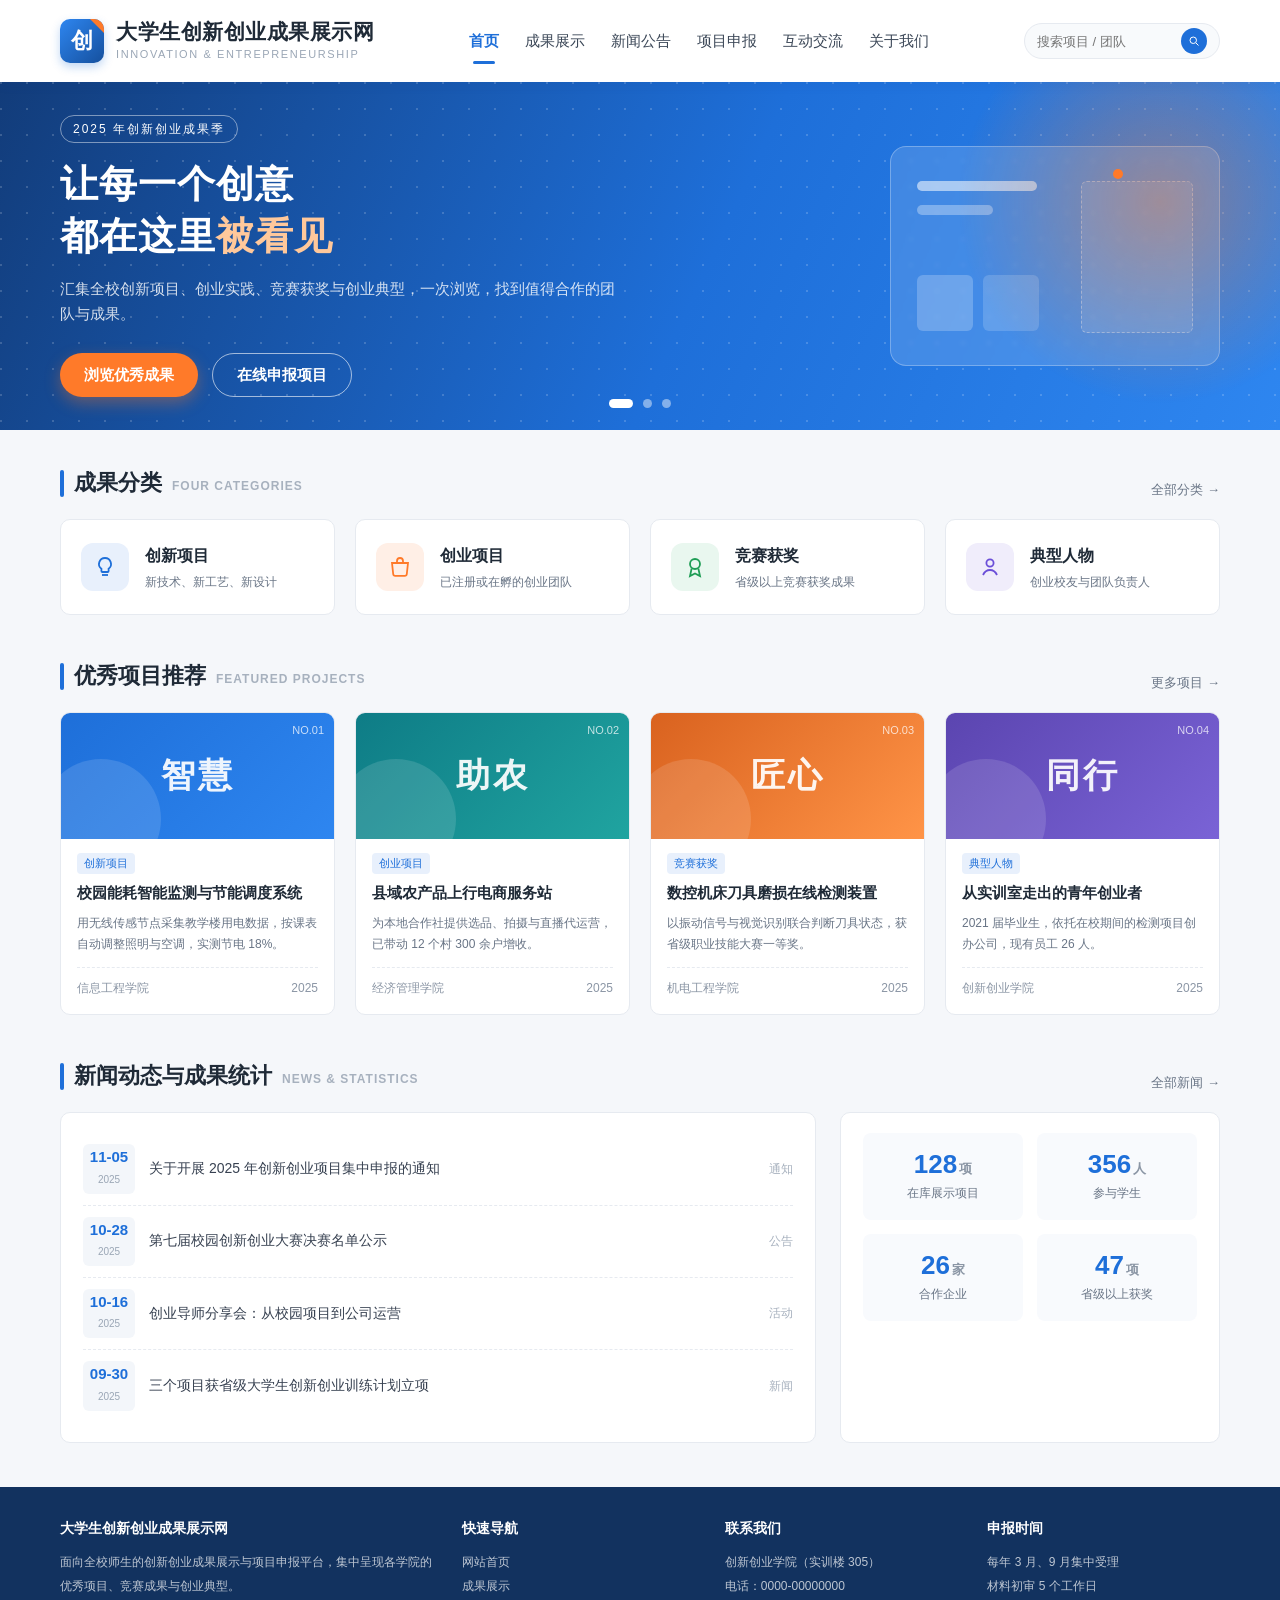
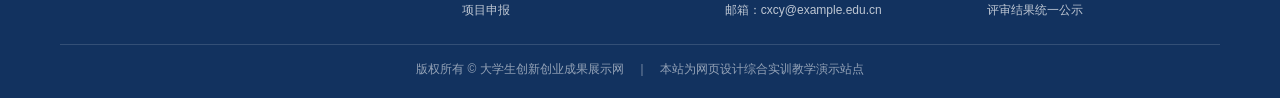
<file: index.html>
<!DOCTYPE html>
<html lang="zh-CN">
<head>
<meta charset="utf-8">
<meta name="viewport" content="width=device-width, initial-scale=1">
<title>大学生创新创业成果展示网 - 首页</title>
<link rel="stylesheet" href="css/style.css">
</head>
<body>

<header class="site-header">
  <div class="wrap header-inner">
    <a class="brand" href="index.html">
      <div class="logo"><span>创</span></div>
      <div class="brand-txt">
        <h1>大学生创新创业成果展示网</h1>
        <p>Innovation &amp; Entrepreneurship</p>
      </div>
    </a>
    <nav class="nav">
      <a href="index.html" class="active">首页</a>
      <a href="list.html" class="">成果展示</a>
      <a href="list.html#news" class="">新闻公告</a>
      <a href="apply.html" class="">项目申报</a>
      <a href="index.html#contact" class="">互动交流</a>
      <a href="index.html#about" class="">关于我们</a>
    </nav>
    <div class="search">
      <input type="text" placeholder="搜索项目 / 团队">
      <div class="search-btn">
        <svg width="12" height="12" viewBox="0 0 24 24" fill="none"><circle cx="10.5" cy="10.5" r="6.5" stroke="#fff" stroke-width="2"/><path d="M16 16l5 5" stroke="#fff" stroke-width="2"/></svg>
      </div>
    </div>
  </div>
</header>

<section class="banner">
  <div class="slides">
    <div class="slide on">
      <div class="slide-body">
        <div class="slide-txt">
          <span class="tag">2025 年创新创业成果季</span>
          <h2>让每一个创意<br>都在这里<em>被看见</em></h2>
          <p>汇集全校创新项目、创业实践、竞赛获奖与创业典型，一次浏览，找到值得合作的团队与成果。</p>
          <div class="slide-acts">
            <a class="btn btn-main" href="list.html">浏览优秀成果</a>
            <a class="btn btn-ghost" href="apply.html">在线申报项目</a>
          </div>
        </div>
        <div class="slide-art">
          <span class="bar art-1"></span><span class="bar art-2"></span>
          <span class="bar art-3"></span><span class="bar art-4"></span>
          <span class="bar art-5"></span><span class="art-dot dot-a"></span>
        </div>
      </div>
    </div>
    <div class="slide">
      <div class="slide-body">
        <div class="slide-txt">
          <span class="tag">竞赛获奖</span>
          <h2>以赛促学，<br>把课堂作品做成<em>真实成果</em></h2>
          <p>本年度共 47 个项目在省级以上竞赛获奖，覆盖软件开发、智能制造、社会服务等方向。</p>
          <div class="slide-acts"><a class="btn btn-main" href="list.html">查看获奖项目</a></div>
        </div>
        <div class="slide-art">
          <span class="bar art-1"></span><span class="bar art-2"></span>
          <span class="bar art-3"></span><span class="bar art-4"></span>
          <span class="bar art-5"></span><span class="art-dot dot-a"></span>
        </div>
      </div>
    </div>
    <div class="slide">
      <div class="slide-body">
        <div class="slide-txt">
          <span class="tag">项目申报</span>
          <h2>带上团队与方案，<br>开始你的<em>第一次创业</em></h2>
          <p>申报通道全年开放，集中受理期为每年 3 月与 9 月，通过初审即可获得导师与场地支持。</p>
          <div class="slide-acts"><a class="btn btn-main" href="apply.html">了解申报要求</a></div>
        </div>
        <div class="slide-art">
          <span class="bar art-1"></span><span class="bar art-2"></span>
          <span class="bar art-3"></span><span class="bar art-4"></span>
          <span class="bar art-5"></span><span class="art-dot dot-a"></span>
        </div>
      </div>
    </div>
  </div>
  <div class="dots"><i class="on"></i><i></i><i></i></div>
</section>

<main class="wrap">
  <section class="sec">
    <div class="sec-head">
      <h3>成果分类<span class="sub">FOUR CATEGORIES</span></h3>
      <a class="more" href="list.html">全部分类 →</a>
    </div>
    <div class="cats">
      <a class="cat" href="list.html">
        <div class="cat-ico c1"><svg width="24" height="24" viewBox="0 0 24 24" fill="none"><path d="M12 3a6 6 0 0 1 3.6 10.8V16a1 1 0 0 1-1 1H9.4a1 1 0 0 1-1-1v-2.2A6 6 0 0 1 12 3Z" stroke="#1E6FD9" stroke-width="1.8"/><path d="M9 20h6" stroke="#1E6FD9" stroke-width="1.8"/></svg></div>
        <div><h4>创新项目</h4><p>新技术、新工艺、新设计</p></div>
      </a>
      <a class="cat" href="list.html">
        <div class="cat-ico c2"><svg width="24" height="24" viewBox="0 0 24 24" fill="none"><path d="M4 8h16l-1.2 11a2 2 0 0 1-2 1.8H7.2a2 2 0 0 1-2-1.8L4 8Z" stroke="#FF7A29" stroke-width="1.8"/><path d="M9 8V6a3 3 0 0 1 6 0v2" stroke="#FF7A29" stroke-width="1.8"/></svg></div>
        <div><h4>创业项目</h4><p>已注册或在孵的创业团队</p></div>
      </a>
      <a class="cat" href="list.html">
        <div class="cat-ico c3"><svg width="24" height="24" viewBox="0 0 24 24" fill="none"><circle cx="12" cy="9" r="5" stroke="#1F9D55" stroke-width="1.8"/><path d="M8.6 13.6 7 21l5-2.6L17 21l-1.6-7.4" stroke="#1F9D55" stroke-width="1.8"/></svg></div>
        <div><h4>竞赛获奖</h4><p>省级以上竞赛获奖成果</p></div>
      </a>
      <a class="cat" href="list.html">
        <div class="cat-ico c4"><svg width="24" height="24" viewBox="0 0 24 24" fill="none"><circle cx="12" cy="8" r="3.6" stroke="#6B4FD8" stroke-width="1.8"/><path d="M5 20c1.6-3.4 4-5 7-5s5.4 1.6 7 5" stroke="#6B4FD8" stroke-width="1.8"/></svg></div>
        <div><h4>典型人物</h4><p>创业校友与团队负责人</p></div>
      </a>
    </div>
  </section>

  <section class="sec" id="about">
    <div class="sec-head">
      <h3>优秀项目推荐<span class="sub">FEATURED PROJECTS</span></h3>
      <a class="more" href="list.html">更多项目 →</a>
    </div>
    <div class="cards">
      <a class="card" href="detail.html" data-kind="inno">
        <div class="cover g1"><b>智慧</b><span class="no">NO.01</span></div>
        <div class="card-body">
          <span class="kind">创新项目</span>
          <h4>校园能耗智能监测与节能调度系统</h4>
          <p>用无线传感节点采集教学楼用电数据，按课表自动调整照明与空调，实测节电 18%。</p>
          <div class="card-meta"><span>信息工程学院</span><span>2025</span></div>
        </div>
      </a>
      <a class="card" href="detail.html" data-kind="biz">
        <div class="cover g2"><b>助农</b><span class="no">NO.02</span></div>
        <div class="card-body">
          <span class="kind">创业项目</span>
          <h4>县域农产品上行电商服务站</h4>
          <p>为本地合作社提供选品、拍摄与直播代运营，已带动 12 个村 300 余户增收。</p>
          <div class="card-meta"><span>经济管理学院</span><span>2025</span></div>
        </div>
      </a>
      <a class="card" href="detail.html" data-kind="award">
        <div class="cover g3"><b>匠心</b><span class="no">NO.03</span></div>
        <div class="card-body">
          <span class="kind">竞赛获奖</span>
          <h4>数控机床刀具磨损在线检测装置</h4>
          <p>以振动信号与视觉识别联合判断刀具状态，获省级职业技能大赛一等奖。</p>
          <div class="card-meta"><span>机电工程学院</span><span>2025</span></div>
        </div>
      </a>
      <a class="card" href="detail.html" data-kind="star">
        <div class="cover g4"><b>同行</b><span class="no">NO.04</span></div>
        <div class="card-body">
          <span class="kind">典型人物</span>
          <h4>从实训室走出的青年创业者</h4>
          <p>2021 届毕业生，依托在校期间的检测项目创办公司，现有员工 26 人。</p>
          <div class="card-meta"><span>创新创业学院</span><span>2025</span></div>
        </div>
      </a>
    </div>
  </section>

  <section class="sec">
    <div class="sec-head">
      <h3>新闻动态与成果统计<span class="sub">NEWS &amp; STATISTICS</span></h3>
      <a class="more" href="list.html#news">全部新闻 →</a>
    </div>
    <div class="two-col">
      <div class="panel">
        <ul class="news">
          <li><div class="date"><b>11-05</b><span>2025</span></div><a href="detail.html">关于开展 2025 年创新创业项目集中申报的通知</a><span class="t">通知</span></li>
          <li><div class="date"><b>10-28</b><span>2025</span></div><a href="detail.html">第七届校园创新创业大赛决赛名单公示</a><span class="t">公告</span></li>
          <li><div class="date"><b>10-16</b><span>2025</span></div><a href="detail.html">创业导师分享会：从校园项目到公司运营</a><span class="t">活动</span></li>
          <li><div class="date"><b>09-30</b><span>2025</span></div><a href="detail.html">三个项目获省级大学生创新创业训练计划立项</a><span class="t">新闻</span></li>
        </ul>
      </div>
      <div class="panel">
        <div class="stat-grid">
          <div class="stat"><b>128<i>项</i></b><span>在库展示项目</span></div>
          <div class="stat"><b>356<i>人</i></b><span>参与学生</span></div>
          <div class="stat"><b>26<i>家</i></b><span>合作企业</span></div>
          <div class="stat"><b>47<i>项</i></b><span>省级以上获奖</span></div>
        </div>
      </div>
    </div>
  </section>
</main>

<footer class="site-footer" id="contact">
  <div class="wrap">
    <div class="foot-top">
      <div>
        <h5>大学生创新创业成果展示网</h5>
        <p>面向全校师生的创新创业成果展示与项目申报平台，集中呈现各学院的优秀项目、竞赛成果与创业典型。</p>
      </div>
      <div>
        <h5>快速导航</h5>
        <ul>
          <li><a href="index.html">网站首页</a></li>
          <li><a href="list.html">成果展示</a></li>
          <li><a href="apply.html">项目申报</a></li>
        </ul>
      </div>
      <div>
        <h5>联系我们</h5>
        <ul>
          <li>创新创业学院（实训楼 305）</li>
          <li>电话：0000-00000000</li>
          <li>邮箱：cxcy@example.edu.cn</li>
        </ul>
      </div>
      <div>
        <h5>申报时间</h5>
        <ul>
          <li>每年 3 月、9 月集中受理</li>
          <li>材料初审 5 个工作日</li>
          <li>评审结果统一公示</li>
        </ul>
      </div>
    </div>
    <div class="copy">版权所有 © 大学生创新创业成果展示网　｜　本站为网页设计综合实训教学演示站点</div>
  </div>
</footer>
<script src="js/main.js"></script>
</body>
</html>
</file>
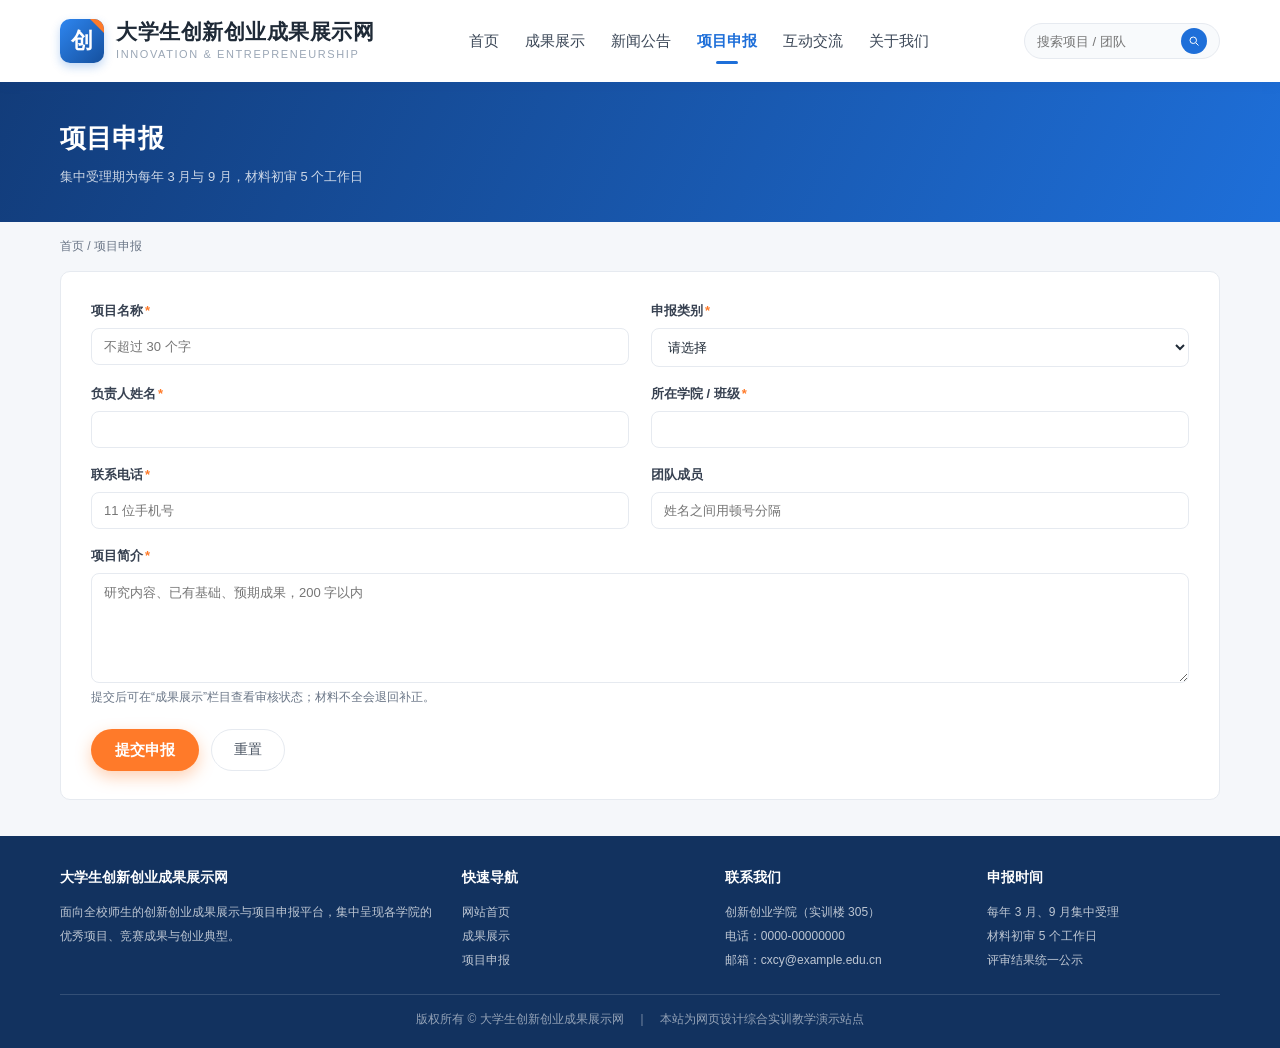
<file: apply.html>
<!DOCTYPE html>
<html lang="zh-CN">
<head>
<meta charset="utf-8">
<meta name="viewport" content="width=device-width, initial-scale=1">
<title>项目申报 - 大学生创新创业成果展示网</title>
<link rel="stylesheet" href="css/style.css">
</head>
<body>

<header class="site-header">
  <div class="wrap header-inner">
    <a class="brand" href="index.html">
      <div class="logo"><span>创</span></div>
      <div class="brand-txt">
        <h1>大学生创新创业成果展示网</h1>
        <p>Innovation &amp; Entrepreneurship</p>
      </div>
    </a>
    <nav class="nav">
      <a href="index.html" class="">首页</a>
      <a href="list.html" class="">成果展示</a>
      <a href="list.html#news" class="">新闻公告</a>
      <a href="apply.html" class="active">项目申报</a>
      <a href="index.html#contact" class="">互动交流</a>
      <a href="index.html#about" class="">关于我们</a>
    </nav>
    <div class="search">
      <input type="text" placeholder="搜索项目 / 团队">
      <div class="search-btn">
        <svg width="12" height="12" viewBox="0 0 24 24" fill="none"><circle cx="10.5" cy="10.5" r="6.5" stroke="#fff" stroke-width="2"/><path d="M16 16l5 5" stroke="#fff" stroke-width="2"/></svg>
      </div>
    </div>
  </div>
</header>

<section class="page-head">
  <div class="wrap">
    <h2>项目申报</h2>
    <p>集中受理期为每年 3 月与 9 月，材料初审 5 个工作日</p>
  </div>
</section>
<main class="wrap">
  <div class="crumb"><a href="index.html">首页</a> / 项目申报</div>
  <div class="panel" style="padding:28px 30px">
    <form id="applyForm">
      <div class="form-grid">
        <div class="field"><label>项目名称<i>*</i></label><input type="text" required data-label="项目名称" placeholder="不超过 30 个字"></div>
        <div class="field"><label>申报类别<i>*</i></label>
          <select required data-label="申报类别">
            <option value="">请选择</option><option>创新项目</option><option>创业项目</option><option>竞赛培育</option>
          </select>
        </div>
        <div class="field"><label>负责人姓名<i>*</i></label><input type="text" required data-label="负责人姓名"></div>
        <div class="field"><label>所在学院 / 班级<i>*</i></label><input type="text" required data-label="所在学院"></div>
        <div class="field"><label>联系电话<i>*</i></label><input type="text" id="contact" required data-label="联系电话" placeholder="11 位手机号"></div>
        <div class="field"><label>团队成员</label><input type="text" placeholder="姓名之间用顿号分隔"></div>
        <div class="field full"><label>项目简介<i>*</i></label><textarea required data-label="项目简介" placeholder="研究内容、已有基础、预期成果，200 字以内"></textarea></div>
      </div>
      <p class="form-tip">提交后可在“成果展示”栏目查看审核状态；材料不全会退回补正。</p>
      <div class="form-acts">
        <button type="submit" class="btn btn-main">提交申报</button>
        <button type="reset" class="btn-line">重置</button>
      </div>
    </form>
  </div>
</main>

<footer class="site-footer" id="contact">
  <div class="wrap">
    <div class="foot-top">
      <div>
        <h5>大学生创新创业成果展示网</h5>
        <p>面向全校师生的创新创业成果展示与项目申报平台，集中呈现各学院的优秀项目、竞赛成果与创业典型。</p>
      </div>
      <div>
        <h5>快速导航</h5>
        <ul>
          <li><a href="index.html">网站首页</a></li>
          <li><a href="list.html">成果展示</a></li>
          <li><a href="apply.html">项目申报</a></li>
        </ul>
      </div>
      <div>
        <h5>联系我们</h5>
        <ul>
          <li>创新创业学院（实训楼 305）</li>
          <li>电话：0000-00000000</li>
          <li>邮箱：cxcy@example.edu.cn</li>
        </ul>
      </div>
      <div>
        <h5>申报时间</h5>
        <ul>
          <li>每年 3 月、9 月集中受理</li>
          <li>材料初审 5 个工作日</li>
          <li>评审结果统一公示</li>
        </ul>
      </div>
    </div>
    <div class="copy">版权所有 © 大学生创新创业成果展示网　｜　本站为网页设计综合实训教学演示站点</div>
  </div>
</footer>
<script src="js/main.js"></script>
</body>
</html>
</file>
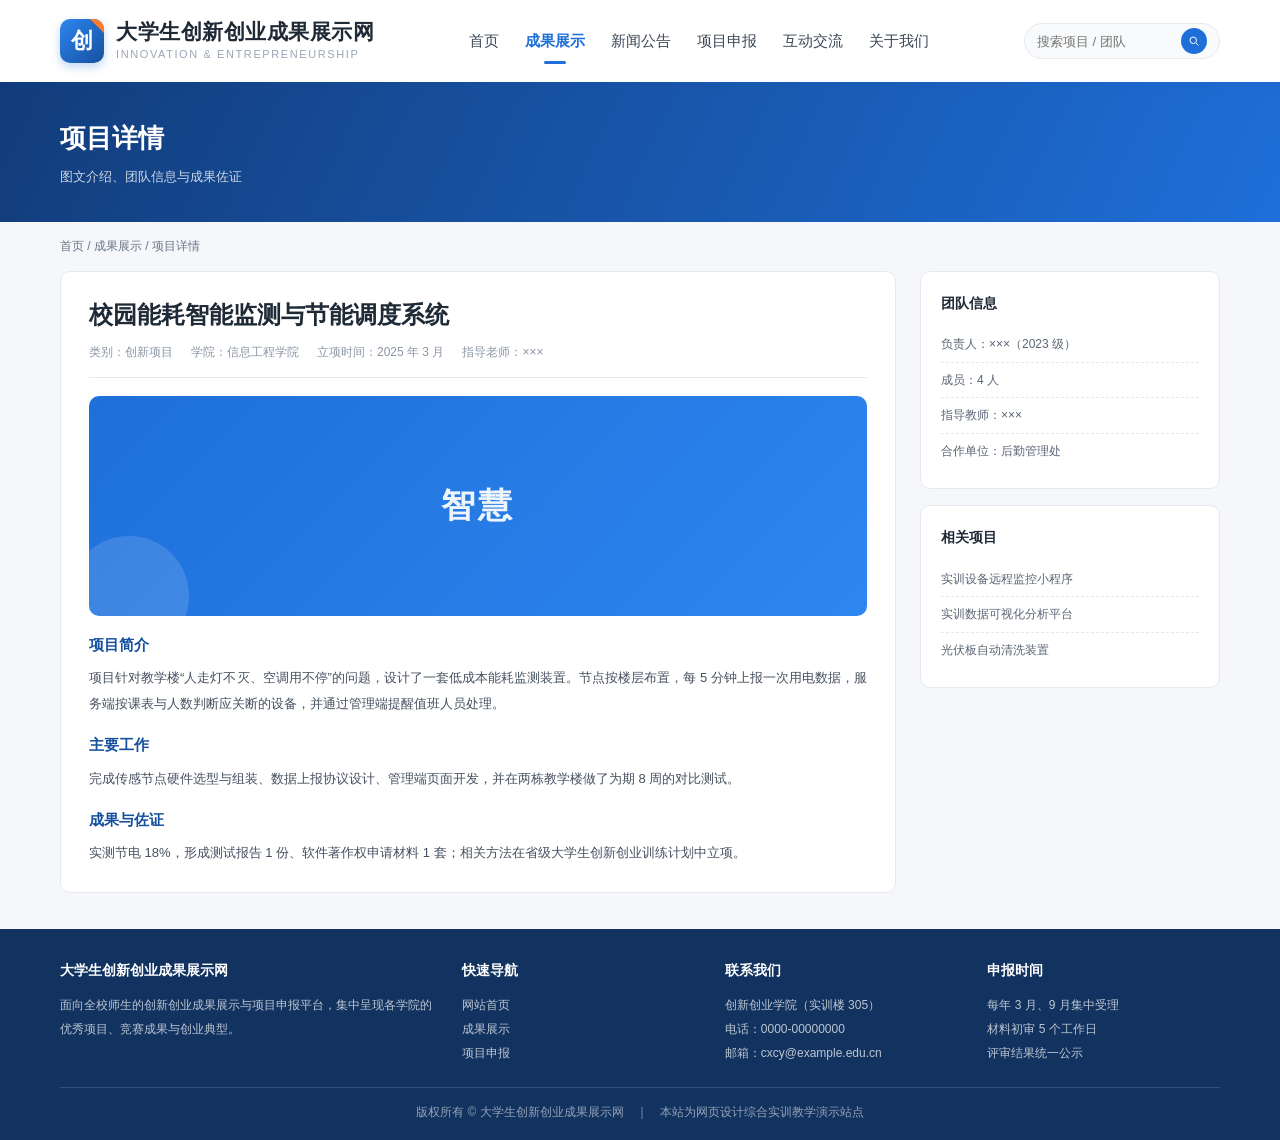
<file: detail.html>
<!DOCTYPE html>
<html lang="zh-CN">
<head>
<meta charset="utf-8">
<meta name="viewport" content="width=device-width, initial-scale=1">
<title>项目详情 - 大学生创新创业成果展示网</title>
<link rel="stylesheet" href="css/style.css">
</head>
<body>

<header class="site-header">
  <div class="wrap header-inner">
    <a class="brand" href="index.html">
      <div class="logo"><span>创</span></div>
      <div class="brand-txt">
        <h1>大学生创新创业成果展示网</h1>
        <p>Innovation &amp; Entrepreneurship</p>
      </div>
    </a>
    <nav class="nav">
      <a href="index.html" class="">首页</a>
      <a href="list.html" class="active">成果展示</a>
      <a href="list.html#news" class="">新闻公告</a>
      <a href="apply.html" class="">项目申报</a>
      <a href="index.html#contact" class="">互动交流</a>
      <a href="index.html#about" class="">关于我们</a>
    </nav>
    <div class="search">
      <input type="text" placeholder="搜索项目 / 团队">
      <div class="search-btn">
        <svg width="12" height="12" viewBox="0 0 24 24" fill="none"><circle cx="10.5" cy="10.5" r="6.5" stroke="#fff" stroke-width="2"/><path d="M16 16l5 5" stroke="#fff" stroke-width="2"/></svg>
      </div>
    </div>
  </div>
</header>

<section class="page-head">
  <div class="wrap">
    <h2>项目详情</h2>
    <p>图文介绍、团队信息与成果佐证</p>
  </div>
</section>
<main class="wrap">
  <div class="crumb"><a href="index.html">首页</a> / <a href="list.html">成果展示</a> / 项目详情</div>
  <div class="detail-top">
    <article class="detail-main">
      <h2>校园能耗智能监测与节能调度系统</h2>
      <div class="meta-line"><span>类别：创新项目</span><span>学院：信息工程学院</span><span>立项时间：2025 年 3 月</span><span>指导老师：×××</span></div>
      <div class="cover g1" style="height:220px;border-radius:10px"><b>智慧</b></div>
      <h4>项目简介</h4>
      <p>项目针对教学楼“人走灯不灭、空调用不停”的问题，设计了一套低成本能耗监测装置。节点按楼层布置，每 5 分钟上报一次用电数据，服务端按课表与人数判断应关断的设备，并通过管理端提醒值班人员处理。</p>
      <h4>主要工作</h4>
      <p>完成传感节点硬件选型与组装、数据上报协议设计、管理端页面开发，并在两栋教学楼做了为期 8 周的对比测试。</p>
      <h4>成果与佐证</h4>
      <p>实测节电 18%，形成测试报告 1 份、软件著作权申请材料 1 套；相关方法在省级大学生创新创业训练计划中立项。</p>
    </article>
    <aside>
      <div class="side-box">
        <h5>团队信息</h5>
        <ul><li>负责人：×××（2023 级）</li><li>成员：4 人</li><li>指导教师：×××</li><li>合作单位：后勤管理处</li></ul>
      </div>
      <div class="side-box" style="margin-top:16px">
        <h5>相关项目</h5>
        <ul><li><a href="detail.html">实训设备远程监控小程序</a></li><li><a href="detail.html">实训数据可视化分析平台</a></li><li><a href="detail.html">光伏板自动清洗装置</a></li></ul>
      </div>
    </aside>
  </div>
</main>

<footer class="site-footer" id="contact">
  <div class="wrap">
    <div class="foot-top">
      <div>
        <h5>大学生创新创业成果展示网</h5>
        <p>面向全校师生的创新创业成果展示与项目申报平台，集中呈现各学院的优秀项目、竞赛成果与创业典型。</p>
      </div>
      <div>
        <h5>快速导航</h5>
        <ul>
          <li><a href="index.html">网站首页</a></li>
          <li><a href="list.html">成果展示</a></li>
          <li><a href="apply.html">项目申报</a></li>
        </ul>
      </div>
      <div>
        <h5>联系我们</h5>
        <ul>
          <li>创新创业学院（实训楼 305）</li>
          <li>电话：0000-00000000</li>
          <li>邮箱：cxcy@example.edu.cn</li>
        </ul>
      </div>
      <div>
        <h5>申报时间</h5>
        <ul>
          <li>每年 3 月、9 月集中受理</li>
          <li>材料初审 5 个工作日</li>
          <li>评审结果统一公示</li>
        </ul>
      </div>
    </div>
    <div class="copy">版权所有 © 大学生创新创业成果展示网　｜　本站为网页设计综合实训教学演示站点</div>
  </div>
</footer>
<script src="js/main.js"></script>
</body>
</html>
</file>
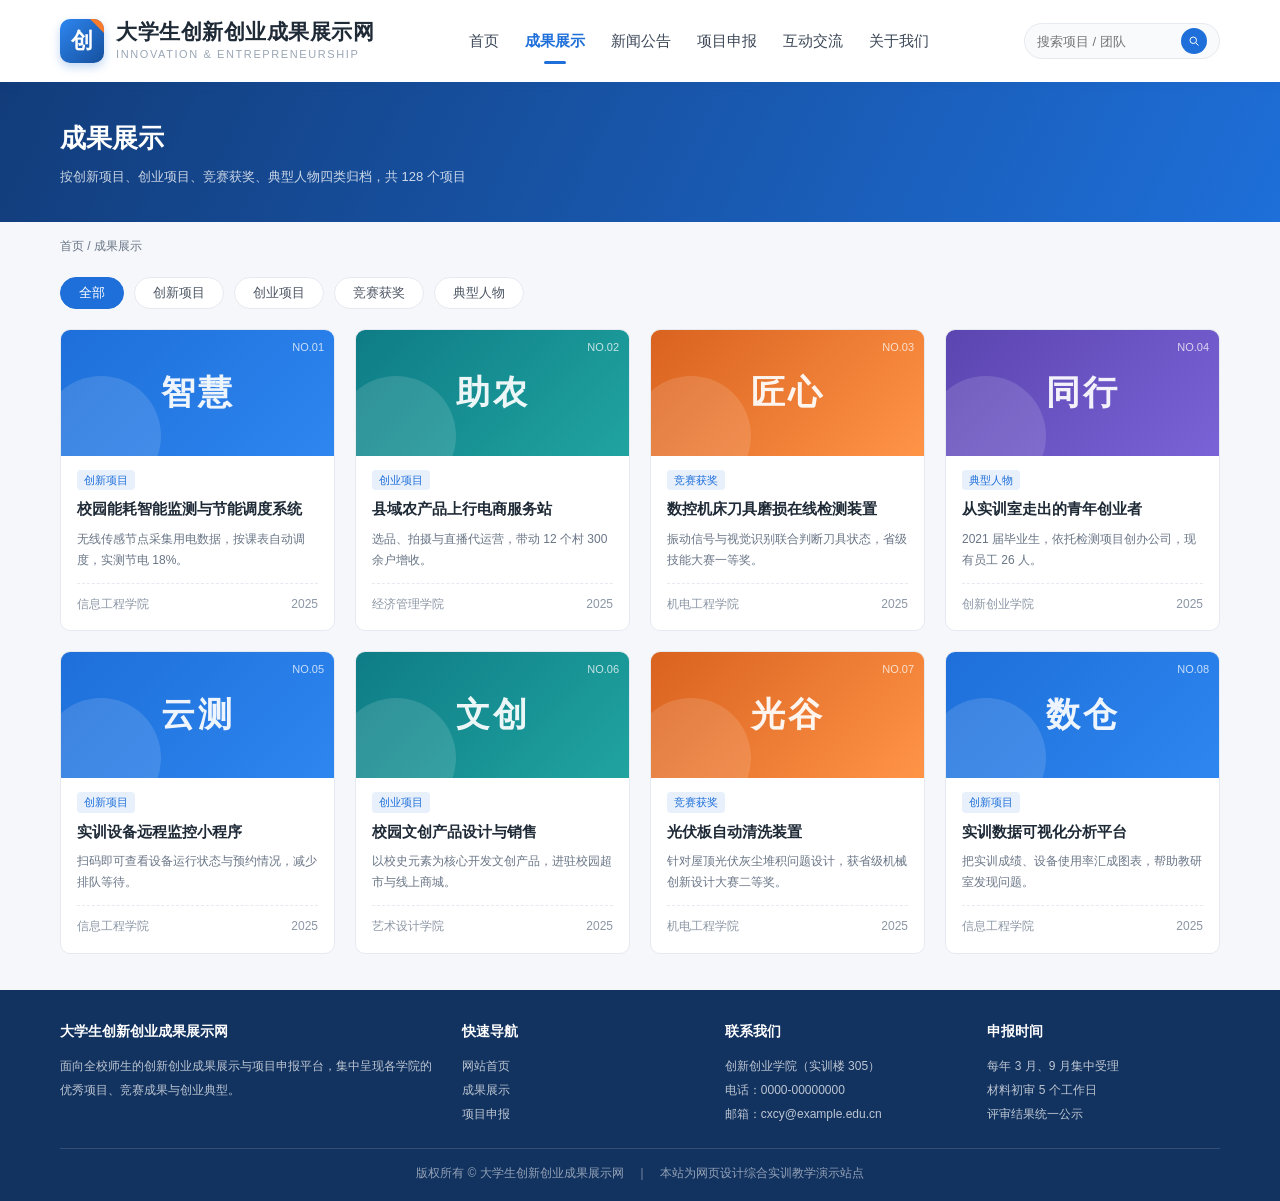
<file: list.html>
<!DOCTYPE html>
<html lang="zh-CN">
<head>
<meta charset="utf-8">
<meta name="viewport" content="width=device-width, initial-scale=1">
<title>成果展示 - 大学生创新创业成果展示网</title>
<link rel="stylesheet" href="css/style.css">
</head>
<body>

<header class="site-header">
  <div class="wrap header-inner">
    <a class="brand" href="index.html">
      <div class="logo"><span>创</span></div>
      <div class="brand-txt">
        <h1>大学生创新创业成果展示网</h1>
        <p>Innovation &amp; Entrepreneurship</p>
      </div>
    </a>
    <nav class="nav">
      <a href="index.html" class="">首页</a>
      <a href="list.html" class="active">成果展示</a>
      <a href="list.html#news" class="">新闻公告</a>
      <a href="apply.html" class="">项目申报</a>
      <a href="index.html#contact" class="">互动交流</a>
      <a href="index.html#about" class="">关于我们</a>
    </nav>
    <div class="search">
      <input type="text" placeholder="搜索项目 / 团队">
      <div class="search-btn">
        <svg width="12" height="12" viewBox="0 0 24 24" fill="none"><circle cx="10.5" cy="10.5" r="6.5" stroke="#fff" stroke-width="2"/><path d="M16 16l5 5" stroke="#fff" stroke-width="2"/></svg>
      </div>
    </div>
  </div>
</header>

<section class="page-head">
  <div class="wrap">
    <h2>成果展示</h2>
    <p>按创新项目、创业项目、竞赛获奖、典型人物四类归档，共 128 个项目</p>
  </div>
</section>
<main class="wrap">
  <div class="crumb"><a href="index.html">首页</a> / 成果展示</div>
  <div class="filters">
    <button class="on" data-key="all">全部</button>
    <button data-key="inno">创新项目</button>
    <button data-key="biz">创业项目</button>
    <button data-key="award">竞赛获奖</button>
    <button data-key="star">典型人物</button>
  </div>
  <div class="cards">
    <a class="card" href="detail.html" data-kind="inno"><div class="cover g1"><b>智慧</b><span class="no">NO.01</span></div><div class="card-body"><span class="kind">创新项目</span><h4>校园能耗智能监测与节能调度系统</h4><p>无线传感节点采集用电数据，按课表自动调度，实测节电 18%。</p><div class="card-meta"><span>信息工程学院</span><span>2025</span></div></div></a>
    <a class="card" href="detail.html" data-kind="biz"><div class="cover g2"><b>助农</b><span class="no">NO.02</span></div><div class="card-body"><span class="kind">创业项目</span><h4>县域农产品上行电商服务站</h4><p>选品、拍摄与直播代运营，带动 12 个村 300 余户增收。</p><div class="card-meta"><span>经济管理学院</span><span>2025</span></div></div></a>
    <a class="card" href="detail.html" data-kind="award"><div class="cover g3"><b>匠心</b><span class="no">NO.03</span></div><div class="card-body"><span class="kind">竞赛获奖</span><h4>数控机床刀具磨损在线检测装置</h4><p>振动信号与视觉识别联合判断刀具状态，省级技能大赛一等奖。</p><div class="card-meta"><span>机电工程学院</span><span>2025</span></div></div></a>
    <a class="card" href="detail.html" data-kind="star"><div class="cover g4"><b>同行</b><span class="no">NO.04</span></div><div class="card-body"><span class="kind">典型人物</span><h4>从实训室走出的青年创业者</h4><p>2021 届毕业生，依托检测项目创办公司，现有员工 26 人。</p><div class="card-meta"><span>创新创业学院</span><span>2025</span></div></div></a>
    <a class="card" href="detail.html" data-kind="inno"><div class="cover g1"><b>云测</b><span class="no">NO.05</span></div><div class="card-body"><span class="kind">创新项目</span><h4>实训设备远程监控小程序</h4><p>扫码即可查看设备运行状态与预约情况，减少排队等待。</p><div class="card-meta"><span>信息工程学院</span><span>2025</span></div></div></a>
    <a class="card" href="detail.html" data-kind="biz"><div class="cover g2"><b>文创</b><span class="no">NO.06</span></div><div class="card-body"><span class="kind">创业项目</span><h4>校园文创产品设计与销售</h4><p>以校史元素为核心开发文创产品，进驻校园超市与线上商城。</p><div class="card-meta"><span>艺术设计学院</span><span>2025</span></div></div></a>
    <a class="card" href="detail.html" data-kind="award"><div class="cover g3"><b>光谷</b><span class="no">NO.07</span></div><div class="card-body"><span class="kind">竞赛获奖</span><h4>光伏板自动清洗装置</h4><p>针对屋顶光伏灰尘堆积问题设计，获省级机械创新设计大赛二等奖。</p><div class="card-meta"><span>机电工程学院</span><span>2025</span></div></div></a>
    <a class="card" href="detail.html" data-kind="inno"><div class="cover g1"><b>数仓</b><span class="no">NO.08</span></div><div class="card-body"><span class="kind">创新项目</span><h4>实训数据可视化分析平台</h4><p>把实训成绩、设备使用率汇成图表，帮助教研室发现问题。</p><div class="card-meta"><span>信息工程学院</span><span>2025</span></div></div></a>
  </div>
</main>

<footer class="site-footer" id="contact">
  <div class="wrap">
    <div class="foot-top">
      <div>
        <h5>大学生创新创业成果展示网</h5>
        <p>面向全校师生的创新创业成果展示与项目申报平台，集中呈现各学院的优秀项目、竞赛成果与创业典型。</p>
      </div>
      <div>
        <h5>快速导航</h5>
        <ul>
          <li><a href="index.html">网站首页</a></li>
          <li><a href="list.html">成果展示</a></li>
          <li><a href="apply.html">项目申报</a></li>
        </ul>
      </div>
      <div>
        <h5>联系我们</h5>
        <ul>
          <li>创新创业学院（实训楼 305）</li>
          <li>电话：0000-00000000</li>
          <li>邮箱：cxcy@example.edu.cn</li>
        </ul>
      </div>
      <div>
        <h5>申报时间</h5>
        <ul>
          <li>每年 3 月、9 月集中受理</li>
          <li>材料初审 5 个工作日</li>
          <li>评审结果统一公示</li>
        </ul>
      </div>
    </div>
    <div class="copy">版权所有 © 大学生创新创业成果展示网　｜　本站为网页设计综合实训教学演示站点</div>
  </div>
</footer>
<script src="js/main.js"></script>
</body>
</html>
</file>
<file: css/style.css>
:root{
  --primary:#1E6FD9; --primary-dark:#15509E; --primary-soft:#E8F0FC;
  --accent:#FF7A29; --bg:#F5F7FA; --line:#E6EAF0;
  --text:#1F2A37; --muted:#697586; --radius:10px;
}
*{margin:0;padding:0;box-sizing:border-box}
body{font-family:"微软雅黑","Microsoft YaHei","PingFang SC",sans-serif;color:var(--text);
  background:var(--bg);font-size:14px;line-height:1.7;-webkit-font-smoothing:antialiased}
a{text-decoration:none;color:inherit}
img{display:block;max-width:100%}
.wrap{width:1200px;margin:0 auto}

/* 顶部通栏 */
.site-header{background:#fff;box-shadow:0 2px 12px rgba(21,80,158,.08);position:relative;z-index:20}
.header-inner{height:82px;display:flex;align-items:center;justify-content:space-between}
.brand{display:flex;align-items:center;gap:12px}
.logo{width:44px;height:44px;border-radius:10px;background:linear-gradient(135deg,#2E86F0,#15509E);
  position:relative;display:flex;align-items:center;justify-content:center;flex:none;
  box-shadow:0 4px 10px rgba(30,111,217,.28)}
.logo span{color:#fff;font-size:22px;font-weight:700;letter-spacing:1px;font-family:"微软雅黑"}
.logo::after{content:"";position:absolute;right:0;top:0;width:14px;height:14px;
  background:var(--accent);border-radius:0 10px 0 8px;clip-path:polygon(100% 0,100% 100%,0 0)}
.brand-txt h1{font-size:21px;font-weight:700;letter-spacing:.5px;line-height:1.3}
.brand-txt p{font-size:11px;color:#9AA6B5;letter-spacing:1.6px;text-transform:uppercase}
.nav{display:flex;align-items:center;gap:26px}
.nav a{font-size:15px;color:#3B4757;padding:6px 0;position:relative}
.nav a:hover{color:var(--primary)}
.nav a.active{color:var(--primary);font-weight:700}
.nav a.active::after{content:"";position:absolute;left:50%;transform:translateX(-50%);bottom:-4px;
  width:22px;height:3px;border-radius:2px;background:var(--primary)}
.search{width:196px;height:36px;border:1px solid var(--line);border-radius:18px;background:#F8FAFC;
  display:flex;align-items:center;padding:0 12px;gap:8px}
.search input{border:0;background:none;outline:none;font-size:13px;width:100%;color:var(--text)}
.search-btn{width:26px;height:26px;border-radius:50%;background:var(--primary);flex:none;
  display:flex;align-items:center;justify-content:center}

/* 轮播 */
.banner{position:relative;height:348px;overflow:hidden;
  background:linear-gradient(115deg,#123C7A 0%,#1E6FD9 55%,#2E86F0 100%)}
.banner::before{content:"";position:absolute;inset:0;opacity:.5;
  background-image:radial-gradient(circle at 1px 1px,rgba(255,255,255,.35) 1px,transparent 0);
  background-size:26px 26px}
.banner::after{content:"";position:absolute;right:-90px;top:-90px;width:420px;height:420px;
  border-radius:50%;background:radial-gradient(circle,rgba(255,122,41,.42),transparent 68%)}
.slides{position:relative;height:100%}
.slide{position:absolute;inset:0;display:flex;align-items:center;opacity:0;
  transition:opacity .6s ease;pointer-events:none}
.slide.on{opacity:1;pointer-events:auto}
.slide-body{width:1200px;margin:0 auto;display:flex;align-items:center;justify-content:space-between;gap:60px}
.slide-txt{max-width:640px}
.tag{display:inline-block;font-size:12px;letter-spacing:2px;color:#fff;border:1px solid rgba(255,255,255,.45);
  border-radius:14px;padding:3px 12px;margin-bottom:16px}
.slide-txt h2{color:#fff;font-size:38px;line-height:1.35;font-weight:700;letter-spacing:1px}
.slide-txt h2 em{font-style:normal;color:#FFC89B}
.slide-txt p{color:rgba(255,255,255,.82);font-size:15px;margin:14px 0 26px;max-width:560px}
.slide-acts{display:flex;gap:14px}
.btn{display:inline-flex;align-items:center;gap:8px;height:44px;padding:0 24px;border-radius:22px;
  font-size:15px;font-weight:600;transition:.2s}
.btn-main{background:var(--accent);color:#fff;box-shadow:0 6px 16px rgba(255,122,41,.35)}
.btn-ghost{border:1px solid rgba(255,255,255,.6);color:#fff}
/* 右侧插画卡 */
.slide-art{width:330px;height:220px;border-radius:16px;flex:none;position:relative;
  background:rgba(255,255,255,.14);border:1px solid rgba(255,255,255,.28);backdrop-filter:blur(2px)}
.slide-art .bar{position:absolute;border-radius:6px}
.art-1{left:26px;top:34px;width:120px;height:10px;background:rgba(255,255,255,.55)}
.art-2{left:26px;top:58px;width:76px;height:10px;background:rgba(255,255,255,.32)}
.art-3{left:26px;bottom:34px;width:56px;height:56px;border-radius:12px;background:rgba(255,255,255,.22)}
.art-4{left:92px;bottom:34px;width:56px;height:56px;border-radius:12px;background:rgba(255,255,255,.16)}
.art-5{right:26px;top:34px;width:112px;height:152px;border-radius:12px;background:rgba(255,255,255,.10);
  border:1px dashed rgba(255,255,255,.35)}
.art-dot{position:absolute;width:10px;height:10px;border-radius:50%;background:var(--accent)}
.dot-a{right:96px;top:22px}
.dots{position:absolute;left:50%;transform:translateX(-50%);bottom:22px;display:flex;gap:10px;z-index:5}
.dots i{width:9px;height:9px;border-radius:50%;background:rgba(255,255,255,.45);cursor:pointer}
.dots i.on{background:#fff;width:24px;border-radius:5px;transition:.3s}

/* 通用区块标题 */
.sec{padding:34px 0 8px}
.sec-head{display:flex;align-items:flex-end;justify-content:space-between;margin-bottom:18px}
.sec-head h3{font-size:22px;font-weight:700;position:relative;padding-left:14px}
.sec-head h3::before{content:"";position:absolute;left:0;top:6px;bottom:4px;width:4px;border-radius:2px;
  background:var(--primary)}
.sec-head .sub{font-size:12px;color:#A7B1BE;letter-spacing:1px;margin-left:10px}
.more{font-size:13px;color:var(--muted)}
.more:hover{color:var(--primary)}

/* 分类入口 */
.cats{display:grid;grid-template-columns:repeat(4,1fr);gap:20px}
.cat{background:#fff;border:1px solid var(--line);border-radius:var(--radius);padding:22px 20px;
  display:flex;align-items:center;gap:16px;transition:.25s}
.cat:hover{border-color:#BBD3F5;box-shadow:0 10px 24px rgba(30,111,217,.10);transform:translateY(-3px)}
.cat-ico{width:48px;height:48px;border-radius:12px;flex:none;display:flex;align-items:center;justify-content:center}
.c1{background:#E8F0FC}.c2{background:#FFEFE6}.c3{background:#E9F7EF}.c4{background:#F0EDFB}
.cat h4{font-size:16px;font-weight:700;margin-bottom:2px}
.cat p{font-size:12px;color:var(--muted)}

/* 优秀项目卡片 */
.cards{display:grid;grid-template-columns:repeat(4,1fr);gap:20px}
.card{background:#fff;border:1px solid var(--line);border-radius:var(--radius);overflow:hidden;
  display:flex;flex-direction:column;transition:.25s}
.card:hover{box-shadow:0 12px 28px rgba(31,42,55,.10);transform:translateY(-4px)}
.cover{height:126px;position:relative;display:flex;align-items:center;justify-content:center;overflow:hidden}
.cover b{font-size:34px;color:rgba(255,255,255,.92);font-weight:700;letter-spacing:3px;position:relative;z-index:2}
.cover .no{position:absolute;right:10px;top:8px;font-size:11px;color:rgba(255,255,255,.75);z-index:2}
.cover::after{content:"";position:absolute;left:-20px;bottom:-40px;width:120px;height:120px;
  border-radius:50%;background:rgba(255,255,255,.13)}
.g1{background:linear-gradient(135deg,#1E6FD9,#2E86F0)}
.g2{background:linear-gradient(135deg,#0E7C86,#20A4A0)}
.g3{background:linear-gradient(135deg,#D9621F,#FF9447)}
.g4{background:linear-gradient(135deg,#5B45B0,#7A63D6)}
.card-body{padding:14px 16px 16px;display:flex;flex-direction:column;flex:1}
.kind{display:inline-block;font-size:11px;color:var(--primary);background:var(--primary-soft);
  border-radius:4px;padding:1px 7px;align-self:flex-start;margin-bottom:8px}
.card-body h4{font-size:15px;font-weight:700;line-height:1.5;margin-bottom:8px}
.card-body p{font-size:12px;color:var(--muted);line-height:1.75;flex:1}
.card-meta{display:flex;align-items:center;justify-content:space-between;margin-top:12px;
  padding-top:10px;border-top:1px dashed var(--line);font-size:12px;color:#8B96A5}

/* 新闻 + 统计 */
.two-col{display:grid;grid-template-columns:1fr 380px;gap:24px}
.panel{background:#fff;border:1px solid var(--line);border-radius:var(--radius);padding:20px 22px}
.news li{list-style:none;display:flex;align-items:center;gap:14px;padding:11px 0;border-bottom:1px dashed var(--line)}
.news li:last-child{border:0}
.date{width:52px;flex:none;text-align:center;background:#F3F6FA;border-radius:6px;padding:3px 0}
.date b{display:block;font-size:15px;color:var(--primary);line-height:1.3}
.date span{font-size:10px;color:#9AA6B5}
.news a{flex:1;font-size:14px;color:#374151;overflow:hidden;text-overflow:ellipsis;white-space:nowrap}
.news a:hover{color:var(--primary)}
.news .t{font-size:12px;color:#A7B1BE;flex:none}
.stat-grid{display:grid;grid-template-columns:1fr 1fr;gap:14px}
.stat{background:#F8FAFD;border-radius:8px;padding:16px 14px;text-align:center}
.stat b{display:block;font-size:26px;color:var(--primary);font-weight:700;line-height:1.2}
.stat b i{font-style:normal;font-size:13px;color:#8B96A5;margin-left:2px}
.stat span{font-size:12px;color:var(--muted)}

/* 页脚 */
.site-footer{margin-top:36px;background:#12325F;color:rgba(255,255,255,.72);padding:30px 0 18px}
.foot-top{display:grid;grid-template-columns:1.6fr 1fr 1fr 1fr;gap:30px;padding-bottom:22px;
  border-bottom:1px solid rgba(255,255,255,.14)}
.foot-top h5{color:#fff;font-size:14px;margin-bottom:10px;font-weight:700}
.foot-top p,.foot-top li{font-size:12px;line-height:2;list-style:none}
.copy{text-align:center;font-size:12px;padding-top:14px;color:rgba(255,255,255,.55)}

/* 列表页 / 详情页 / 申报页 */
.page-head{background:linear-gradient(115deg,#123C7A,#1E6FD9);color:#fff;padding:34px 0}
.page-head h2{font-size:26px;font-weight:700}
.page-head p{font-size:13px;color:rgba(255,255,255,.78);margin-top:6px}
.crumb{font-size:12px;color:var(--muted);padding:14px 0}
.crumb a:hover{color:var(--primary)}
.filters{display:flex;gap:10px;margin:6px 0 20px;flex-wrap:wrap}
.filters button{border:1px solid var(--line);background:#fff;border-radius:16px;padding:6px 18px;
  font-size:13px;color:#4B5563;cursor:pointer;font-family:inherit}
.filters button.on{background:var(--primary);border-color:var(--primary);color:#fff}
.form-grid{display:grid;grid-template-columns:1fr 1fr;gap:16px 22px}
.field{display:flex;flex-direction:column;gap:6px}
.field label{font-size:13px;color:#374151;font-weight:600}
.field label i{color:var(--accent);font-style:normal;margin-left:2px}
.field input,.field select,.field textarea{border:1px solid var(--line);border-radius:8px;padding:10px 12px;
  font-size:13px;font-family:inherit;color:var(--text);background:#fff;outline:none}
.field textarea{min-height:110px;resize:vertical}
.field input:focus,.field select:focus,.field textarea:focus{border-color:var(--primary);
  box-shadow:0 0 0 3px rgba(30,111,217,.12)}
.field.full{grid-column:1/-1}
.form-tip{font-size:12px;color:var(--muted);margin-top:4px}
.form-acts{display:flex;gap:12px;margin-top:22px}
.form-acts .btn-main{height:42px;border:0;cursor:pointer;font-family:inherit}
.btn-line{height:42px;padding:0 22px;border-radius:21px;border:1px solid var(--line);background:#fff;
  font-size:14px;color:#4B5563;cursor:pointer;font-family:inherit}
.detail-top{display:grid;grid-template-columns:1fr 300px;gap:24px}
.detail-main{background:#fff;border:1px solid var(--line);border-radius:var(--radius);padding:26px 28px}
.detail-main h2{font-size:24px;line-height:1.45;margin-bottom:10px}
.meta-line{font-size:12px;color:#8B96A5;display:flex;gap:18px;flex-wrap:wrap;
  padding-bottom:14px;border-bottom:1px solid var(--line);margin-bottom:18px}
.detail-main h4{font-size:15px;margin:16px 0 8px;color:var(--primary-dark)}
.detail-main p{font-size:13px;color:#46505F;line-height:1.95;text-align:justify}
.side-box{background:#fff;border:1px solid var(--line);border-radius:var(--radius);padding:20px}
.side-box h5{font-size:14px;margin-bottom:12px;font-weight:700}
.side-box li{list-style:none;font-size:12px;color:#5A6573;padding:7px 0;border-bottom:1px dashed var(--line)}
.side-box li:last-child{border:0}

/* 窄屏适配：1366 以下收紧留白，992 以下四列改两列，640 以下改单列并折行导航 */
@media (max-width:1280px){
  .wrap{width:100%;max-width:1200px;padding:0 20px}
  .slide-body{width:100%;max-width:1200px;padding:0 20px;gap:32px}
}
@media (max-width:992px){
  .header-inner{height:auto;flex-wrap:wrap;padding:14px 0;gap:10px}
  .nav{order:3;width:100%;flex-wrap:wrap;gap:18px}
  .search{width:170px}
  .cats{grid-template-columns:repeat(2,1fr)}
  .cards{grid-template-columns:repeat(2,1fr)}
  .two-col{grid-template-columns:1fr}
  .detail-top{grid-template-columns:1fr}
  .foot-top{grid-template-columns:1fr 1fr}
  .slide-art{display:none}
  .banner{height:300px}
  .slide-txt{max-width:100%}
  .slide-txt p{max-width:100%}
  .slide-txt h2{font-size:30px}
}
@media (max-width:640px){
  .brand-txt h1{font-size:17px}
  .brand-txt p{letter-spacing:1px}
  .search{display:none}
  .banner{height:250px}
  .slide-txt h2{font-size:24px}
  .slide-txt p{font-size:13px;margin:10px 0 18px}
  .btn{height:38px;padding:0 18px;font-size:13px}
  .cats,.cards{grid-template-columns:1fr}
  .sec-head h3{font-size:19px}
  .page-head{padding:24px 0}
  .page-head h2{font-size:21px}
  .form-grid{grid-template-columns:1fr}
  .foot-top{grid-template-columns:1fr;gap:18px}
  .detail-main{padding:18px 16px}
  .detail-main h2{font-size:19px}
}
</file>
